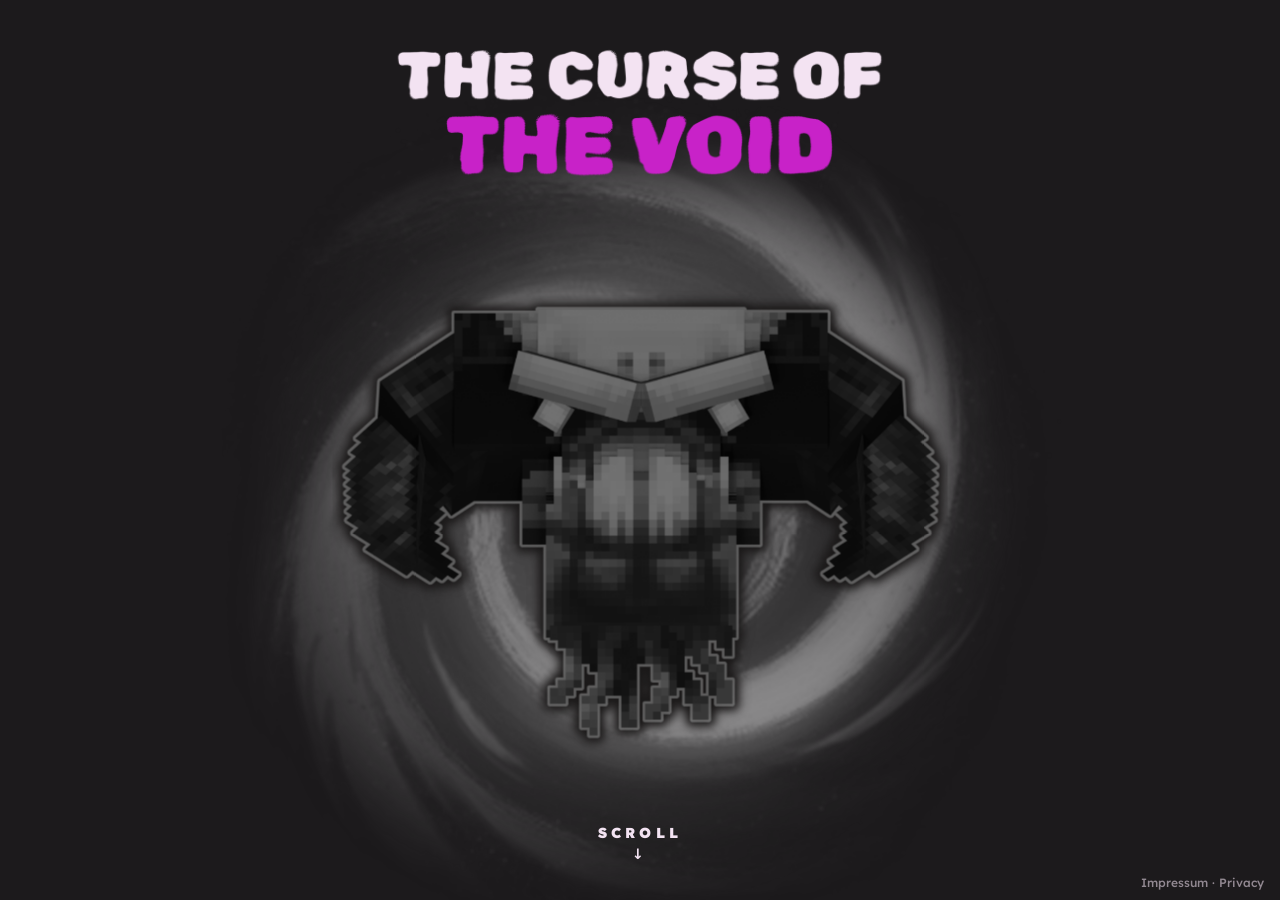
<file: index.html>
<!DOCTYPE html>
<html lang="en" class="no-scrollbar">
<head>
  <meta charset="UTF-8">
  <meta name="viewport" content="width=device-width, initial-scale=1.0">
  <title>The Curse of the Void</title>
  <link rel="icon" href="Assets/Images/Icon_Head_Transparent.png">
  <link rel="stylesheet" href="css/style.css?v=9">
</head>
<body>
  <main class="hero">
    <div class="hero__visual">
      <img class="hero__portal" src="Assets/Images/Icon_Void_Portal.png" alt="">
      <img class="hero__head" src="Assets/Images/Icon_Head_Transparent.png" alt="The Curse of the Void">
    </div>

    <section class="hero__text">
      <h1 class="hero__title">
        <span class="line-1">The Curse of</span>
        <span class="line-2">The Void</span>
      </h1>

      <p class="hero__desc">
        A <span class="c-red">hardcore</span> Hytale SMP with your favourite creators.<br>
        <span class="c-red">One</span> life. <span class="c-red">One</span> oportunity.<br>
        <span class="c-magenta">Increasing difficulty</span> every week.<br>
        Will they be worthy to <span class="c-red">survive</span>?
      </p>

      <p class="hero__count" id="alive-count">59/59 ALIVE</p>

      <a class="btn-more" href="players.html">SEE MORE <span aria-hidden="true">&rarr;</span></a>
    </section>

    <button class="hero__hint" type="button" aria-label="Show more"><span>SCROLL</span><span aria-hidden="true">&darr;</span></button>
  </main>

  <nav class="legal-link" aria-label="Legal"><a href="https://impressum.kaupenjoe.net/" target="_blank" rel="noopener">Impressum</a> · <a href="legal.html">Privacy</a></nav>

  <script src="js/home.js"></script>

  <script>
    // Update the alive counter from players.json (when it can be loaded)
    fetch("players.json", { cache: "no-cache" })
      .then(function (r) { return r.json(); })
      .then(function (players) {
        var alive = players.filter(function (p) { return !p.dead; }).length;
        document.getElementById("alive-count").textContent = alive + "/" + players.length + " ALIVE";
      })
      .catch(function () { /* keep the default text */ });
  </script>
</body>
</html>
</file>
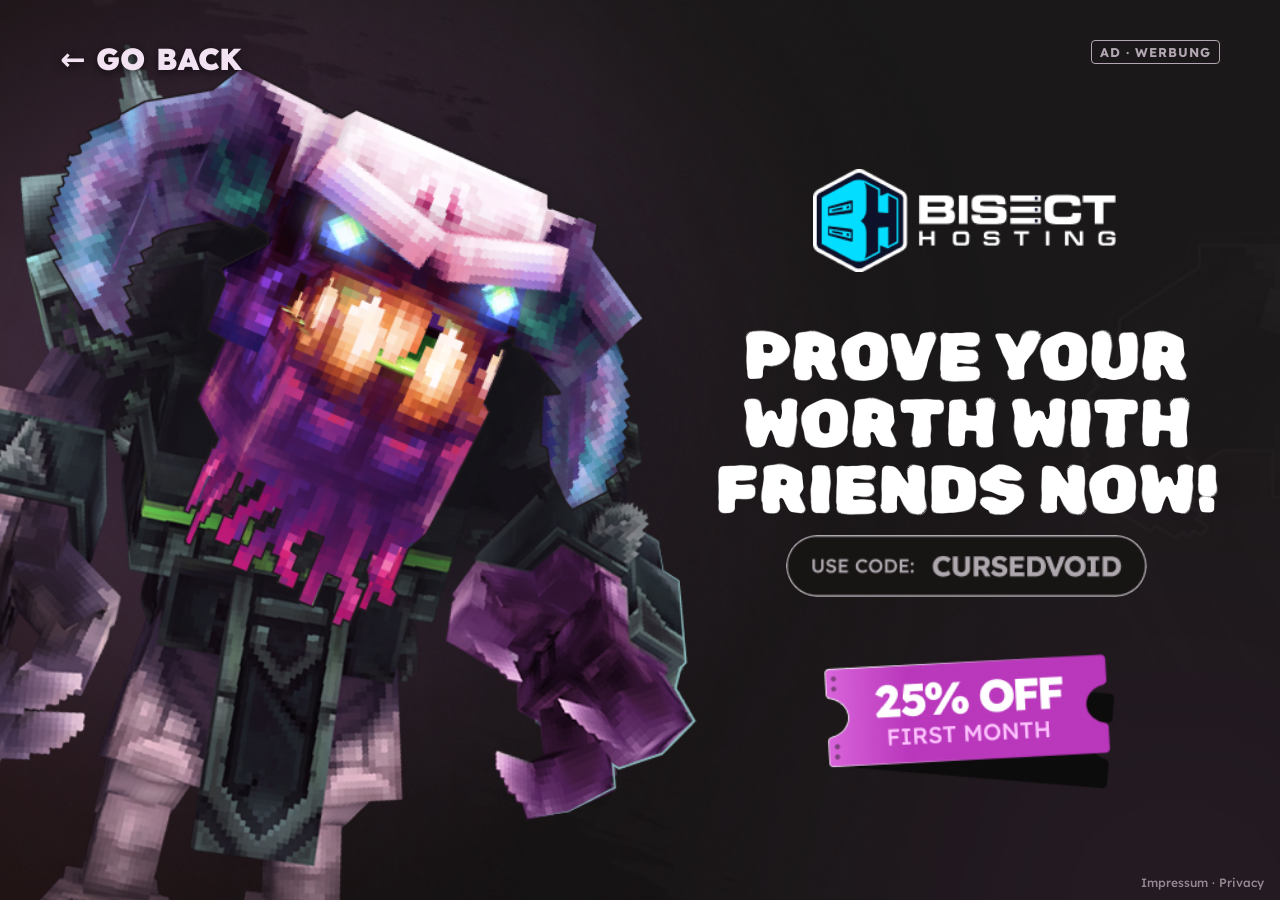
<file: bisect.html>
<!DOCTYPE html>
<html lang="en" class="no-scrollbar">
<head>
  <meta charset="UTF-8">
  <meta name="viewport" content="width=device-width, initial-scale=1.0">
  <title>Play · The Curse of the Void</title>
  <link rel="icon" href="Assets/Images/Icon_Head_Transparent.png">
  <link rel="stylesheet" href="css/style.css?v=9">
</head>
<body>
  <a class="back" id="back" href="index.html">&larr; GO BACK</a>
  <span class="disclosure disclosure--corner">Ad · Werbung</span>
  <nav class="legal-link" aria-label="Legal"><a href="https://impressum.kaupenjoe.net/" target="_blank" rel="noopener">Impressum</a> · <a href="legal.html">Privacy</a></nav>

  <main>
    <a class="banner" id="banner" href="https://bisecthosting.com/CursedVoid" target="_blank" rel="noopener"
       aria-label="Get 25% off your first month on BisectHosting with code CursedVoid">
      <div class="banner__stage">
        <img class="banner__character" src="Assets/Bisect/character.png" alt="">
        <div class="banner__content">
          <img class="banner__logo" src="Assets/Bisect/bisect_logo.png" alt="BisectHosting">
          <p class="banner__title">Prove your<br>worth with<br>friends now!</p>
          <img class="banner__code" src="Assets/Bisect/code.png" alt="Use code: CursedVoid">
          <img class="banner__ticket" src="Assets/Bisect/discount_ticket.png" alt="25% off first month">
        </div>
      </div>
    </a>
  </main>

  <script>
    // Go back to the previous page of this site; otherwise follow the link home
    document.getElementById("back").addEventListener("click", function (e) {
      var fromSite = document.referrer && document.referrer.indexOf(location.origin) === 0;
      if (fromSite && history.length > 1) {
        e.preventDefault();
        history.back();
      }
    });

    // Light parallax: the character and the text move opposite to the cursor
    var banner = document.getElementById("banner");
    banner.addEventListener("mousemove", function (e) {
      var r = banner.getBoundingClientRect();
      banner.style.setProperty("--mx", ((e.clientX - r.left) / r.width - .5) * 2);
      banner.style.setProperty("--my", ((e.clientY - r.top) / r.height - .5) * 2);
    });
    banner.addEventListener("mouseleave", function () {
      banner.style.setProperty("--mx", 0);
      banner.style.setProperty("--my", 0);
    });

    // Ticket and code animations: on hover and at random moments
    var reduceMotion = window.matchMedia("(prefers-reduced-motion: reduce)").matches;
    var animated = [
      document.querySelector(".banner__ticket"),
      document.querySelector(".banner__code")
    ];

    function play(el) {
      if (reduceMotion || el.classList.contains("is-playing")) return;
      el.classList.add("is-playing");
    }

    animated.forEach(function (el) {
      el.addEventListener("mouseenter", function () { play(el); });
      el.addEventListener("animationend", function () { el.classList.remove("is-playing"); });
    });

    // Every 2.5-6 seconds one of them (at random) plays its animation
    (function randomLoop() {
      setTimeout(function () {
        play(animated[Math.floor(Math.random() * animated.length)]);
        randomLoop();
      }, 2500 + Math.random() * 3500);
    })();
  </script>
</body>
</html>
</file>
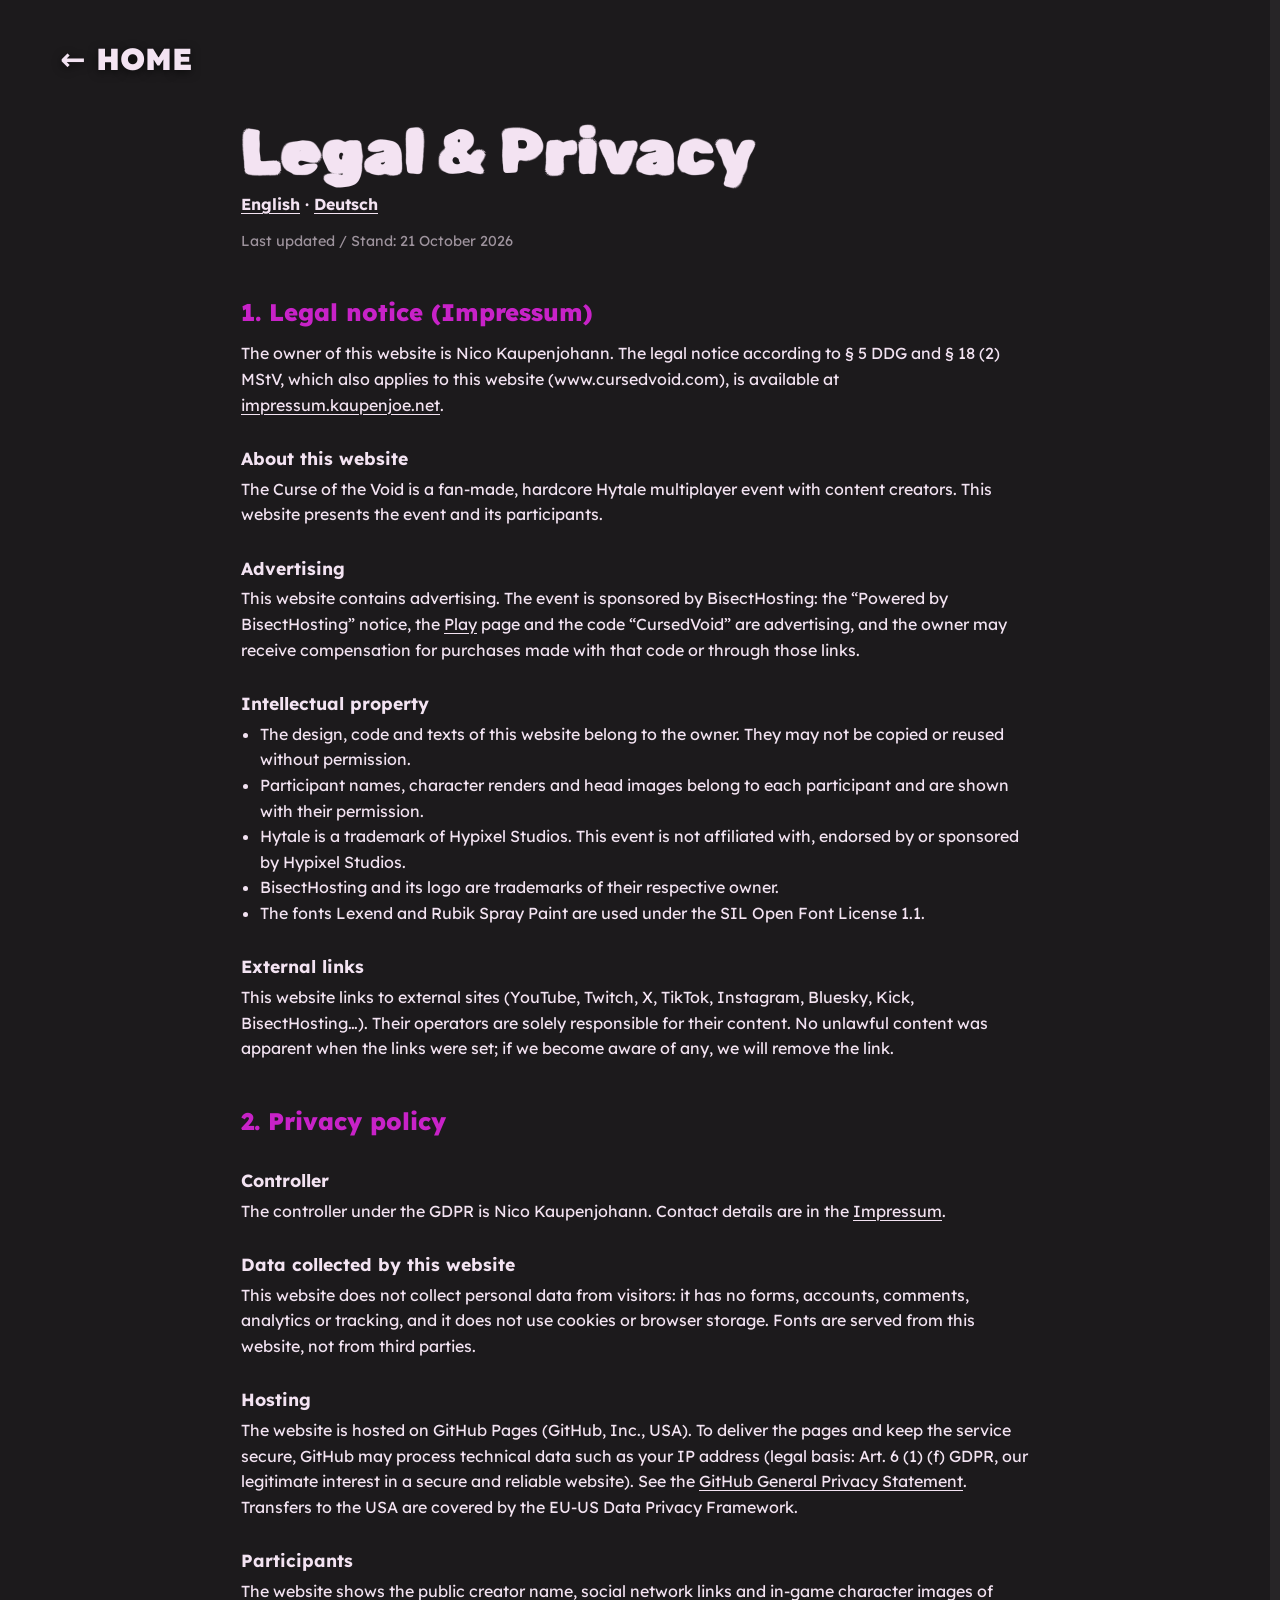
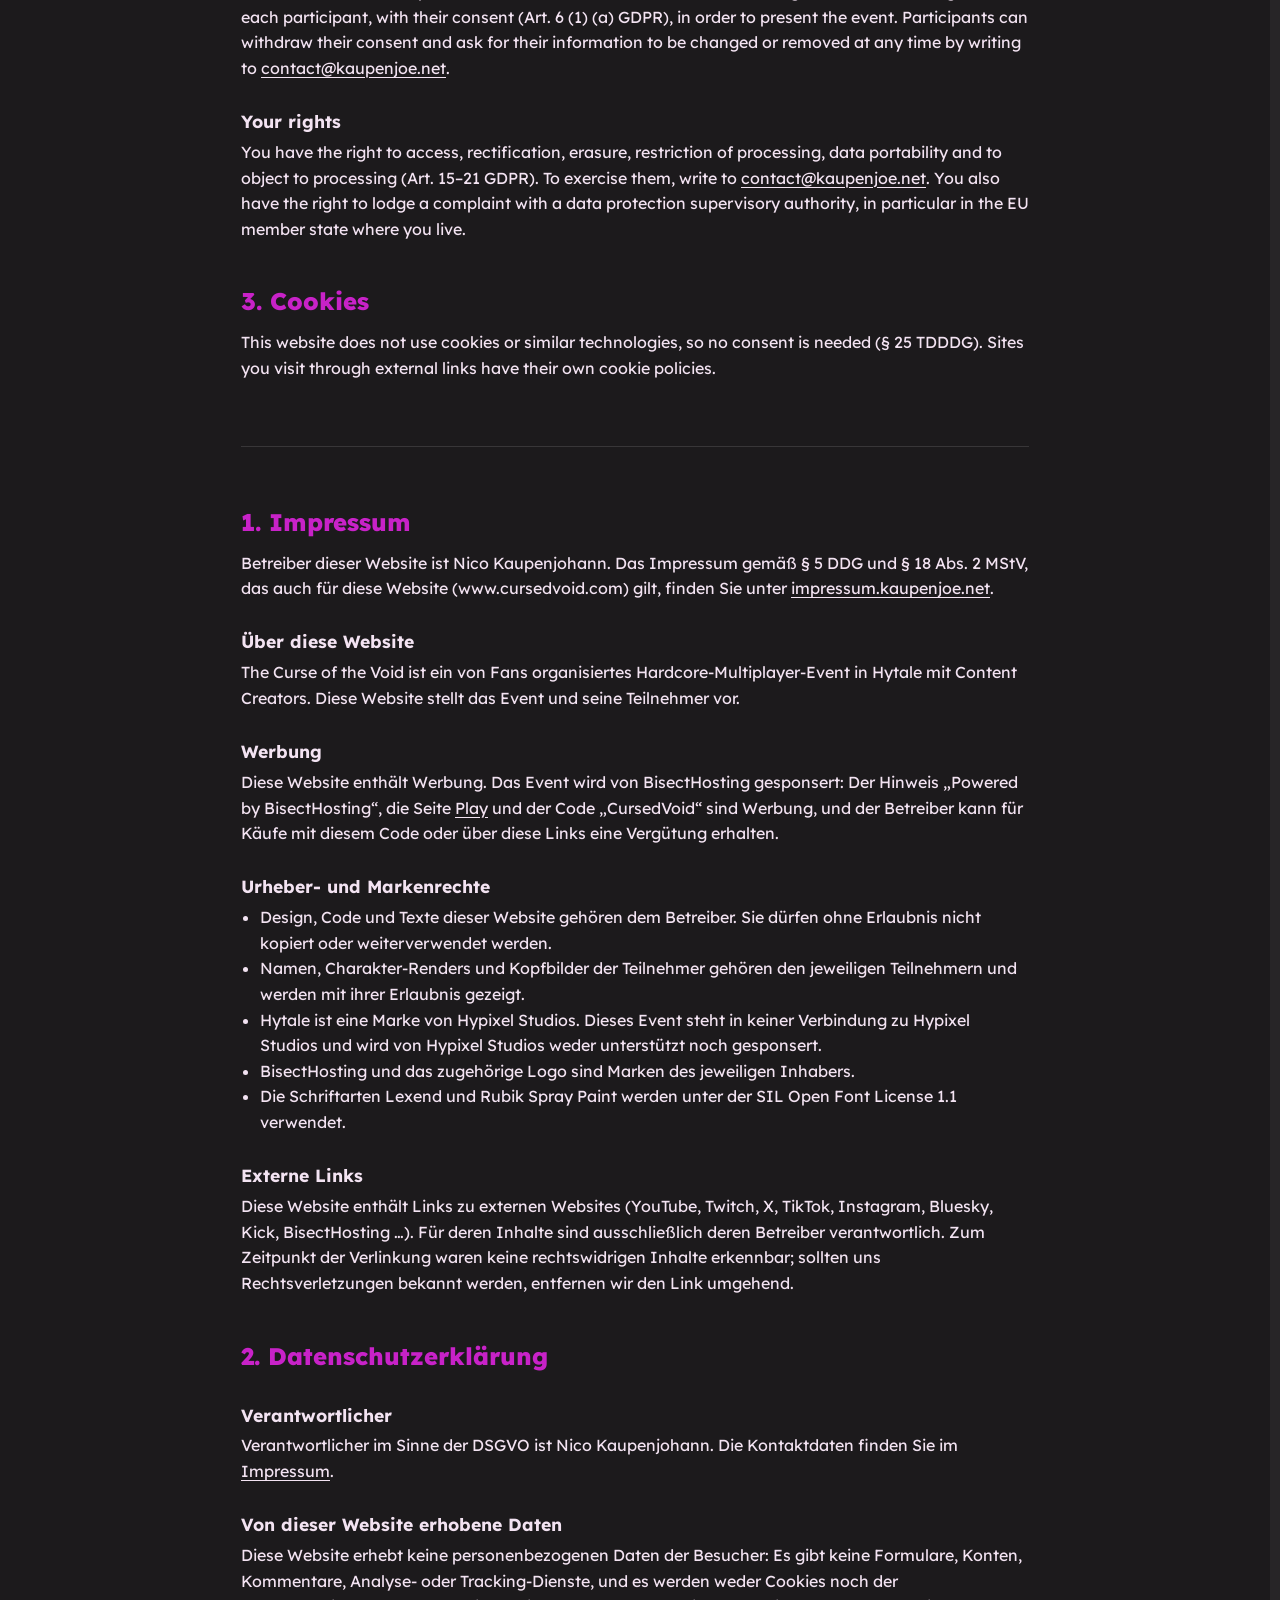
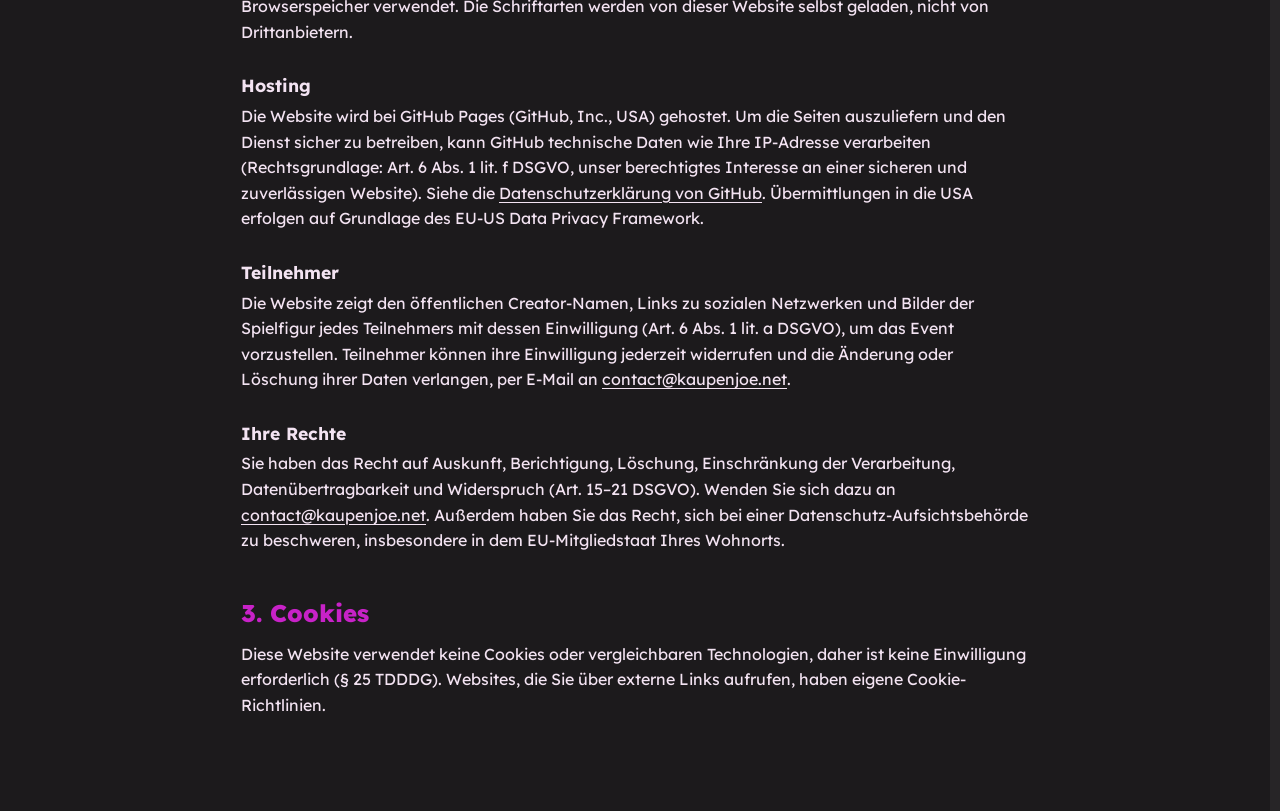
<file: legal.html>
<!DOCTYPE html>
<html lang="en">
<head>
  <meta charset="UTF-8">
  <meta name="viewport" content="width=device-width, initial-scale=1.0">
  <title>Legal &amp; Privacy · The Curse of the Void</title>
  <meta name="robots" content="noindex">
  <link rel="icon" href="Assets/Images/Icon_Head_Transparent.png">
  <link rel="stylesheet" href="css/style.css?v=9">
</head>
<body class="legal-page">
  <a class="back" href="index.html">&larr; HOME</a>

  <main class="legal">
    <h1>Legal &amp; Privacy</h1>
    <p class="legal__langs"><a href="#en">English</a> · <a href="#de">Deutsch</a></p>
    <p class="legal__updated">Last updated / Stand: 21 October 2026</p>

    <!-- =================================================== ENGLISH -->
    <section id="en">
      <h2>1. Legal notice (Impressum)</h2>
      <p>The owner of this website is Nico Kaupenjohann. The legal notice according to § 5 DDG and § 18 (2) MStV, which also applies to this website (www.cursedvoid.com), is available at <a href="https://impressum.kaupenjoe.net/" target="_blank" rel="noopener">impressum.kaupenjoe.net</a>.</p>

      <h3>About this website</h3>
      <p>The Curse of the Void is a fan-made, hardcore Hytale multiplayer event with content creators. This website presents the event and its participants.</p>

      <h3>Advertising</h3>
      <p>This website contains advertising. The event is sponsored by BisectHosting: the “Powered by BisectHosting” notice, the <a href="bisect.html">Play</a> page and the code “CursedVoid” are advertising, and the owner may receive compensation for purchases made with that code or through those links.</p>

      <h3>Intellectual property</h3>
      <ul>
        <li>The design, code and texts of this website belong to the owner. They may not be copied or reused without permission.</li>
        <li>Participant names, character renders and head images belong to each participant and are shown with their permission.</li>
        <li>Hytale is a trademark of Hypixel Studios. This event is not affiliated with, endorsed by or sponsored by Hypixel Studios.</li>
        <li>BisectHosting and its logo are trademarks of their respective owner.</li>
        <li>The fonts Lexend and Rubik Spray Paint are used under the SIL Open Font License 1.1.</li>
      </ul>

      <h3>External links</h3>
      <p>This website links to external sites (YouTube, Twitch, X, TikTok, Instagram, Bluesky, Kick, BisectHosting…). Their operators are solely responsible for their content. No unlawful content was apparent when the links were set; if we become aware of any, we will remove the link.</p>

      <h2>2. Privacy policy</h2>
      <h3>Controller</h3>
      <p>The controller under the GDPR is Nico Kaupenjohann. Contact details are in the <a href="https://impressum.kaupenjoe.net/" target="_blank" rel="noopener">Impressum</a>.</p>

      <h3>Data collected by this website</h3>
      <p>This website does not collect personal data from visitors: it has no forms, accounts, comments, analytics or tracking, and it does not use cookies or browser storage. Fonts are served from this website, not from third parties.</p>

      <h3>Hosting</h3>
      <p>The website is hosted on GitHub Pages (GitHub, Inc., USA). To deliver the pages and keep the service secure, GitHub may process technical data such as your IP address (legal basis: Art. 6 (1) (f) GDPR, our legitimate interest in a secure and reliable website). See the <a href="https://docs.github.com/en/site-policy/privacy-policies/github-general-privacy-statement" target="_blank" rel="noopener">GitHub General Privacy Statement</a>. Transfers to the USA are covered by the EU-US Data Privacy Framework.</p>

      <h3>Participants</h3>
      <p>The website shows the public creator name, social network links and in-game character images of each participant, with their consent (Art. 6 (1) (a) GDPR), in order to present the event. Participants can withdraw their consent and ask for their information to be changed or removed at any time by writing to <a href="mailto:contact@kaupenjoe.net">contact@kaupenjoe.net</a>.</p>

      <h3>Your rights</h3>
      <p>You have the right to access, rectification, erasure, restriction of processing, data portability and to object to processing (Art. 15–21 GDPR). To exercise them, write to <a href="mailto:contact@kaupenjoe.net">contact@kaupenjoe.net</a>. You also have the right to lodge a complaint with a data protection supervisory authority, in particular in the EU member state where you live.</p>

      <h2>3. Cookies</h2>
      <p>This website does not use cookies or similar technologies, so no consent is needed (§ 25 TDDDG). Sites you visit through external links have their own cookie policies.</p>
    </section>

    <!-- =================================================== DEUTSCH -->
    <section id="de" lang="de">
      <h2>1. Impressum</h2>
      <p>Betreiber dieser Website ist Nico Kaupenjohann. Das Impressum gemäß § 5 DDG und § 18 Abs. 2 MStV, das auch für diese Website (www.cursedvoid.com) gilt, finden Sie unter <a href="https://impressum.kaupenjoe.net/" target="_blank" rel="noopener">impressum.kaupenjoe.net</a>.</p>

      <h3>Über diese Website</h3>
      <p>The Curse of the Void ist ein von Fans organisiertes Hardcore-Multiplayer-Event in Hytale mit Content Creators. Diese Website stellt das Event und seine Teilnehmer vor.</p>

      <h3>Werbung</h3>
      <p>Diese Website enthält Werbung. Das Event wird von BisectHosting gesponsert: Der Hinweis „Powered by BisectHosting“, die Seite <a href="bisect.html">Play</a> und der Code „CursedVoid“ sind Werbung, und der Betreiber kann für Käufe mit diesem Code oder über diese Links eine Vergütung erhalten.</p>

      <h3>Urheber- und Markenrechte</h3>
      <ul>
        <li>Design, Code und Texte dieser Website gehören dem Betreiber. Sie dürfen ohne Erlaubnis nicht kopiert oder weiterverwendet werden.</li>
        <li>Namen, Charakter-Renders und Kopfbilder der Teilnehmer gehören den jeweiligen Teilnehmern und werden mit ihrer Erlaubnis gezeigt.</li>
        <li>Hytale ist eine Marke von Hypixel Studios. Dieses Event steht in keiner Verbindung zu Hypixel Studios und wird von Hypixel Studios weder unterstützt noch gesponsert.</li>
        <li>BisectHosting und das zugehörige Logo sind Marken des jeweiligen Inhabers.</li>
        <li>Die Schriftarten Lexend und Rubik Spray Paint werden unter der SIL Open Font License 1.1 verwendet.</li>
      </ul>

      <h3>Externe Links</h3>
      <p>Diese Website enthält Links zu externen Websites (YouTube, Twitch, X, TikTok, Instagram, Bluesky, Kick, BisectHosting …). Für deren Inhalte sind ausschließlich deren Betreiber verantwortlich. Zum Zeitpunkt der Verlinkung waren keine rechtswidrigen Inhalte erkennbar; sollten uns Rechtsverletzungen bekannt werden, entfernen wir den Link umgehend.</p>

      <h2>2. Datenschutzerklärung</h2>
      <h3>Verantwortlicher</h3>
      <p>Verantwortlicher im Sinne der DSGVO ist Nico Kaupenjohann. Die Kontaktdaten finden Sie im <a href="https://impressum.kaupenjoe.net/" target="_blank" rel="noopener">Impressum</a>.</p>

      <h3>Von dieser Website erhobene Daten</h3>
      <p>Diese Website erhebt keine personenbezogenen Daten der Besucher: Es gibt keine Formulare, Konten, Kommentare, Analyse- oder Tracking-Dienste, und es werden weder Cookies noch der Browserspeicher verwendet. Die Schriftarten werden von dieser Website selbst geladen, nicht von Drittanbietern.</p>

      <h3>Hosting</h3>
      <p>Die Website wird bei GitHub Pages (GitHub, Inc., USA) gehostet. Um die Seiten auszuliefern und den Dienst sicher zu betreiben, kann GitHub technische Daten wie Ihre IP-Adresse verarbeiten (Rechtsgrundlage: Art. 6 Abs. 1 lit. f DSGVO, unser berechtigtes Interesse an einer sicheren und zuverlässigen Website). Siehe die <a href="https://docs.github.com/en/site-policy/privacy-policies/github-general-privacy-statement" target="_blank" rel="noopener">Datenschutzerklärung von GitHub</a>. Übermittlungen in die USA erfolgen auf Grundlage des EU-US Data Privacy Framework.</p>

      <h3>Teilnehmer</h3>
      <p>Die Website zeigt den öffentlichen Creator-Namen, Links zu sozialen Netzwerken und Bilder der Spielfigur jedes Teilnehmers mit dessen Einwilligung (Art. 6 Abs. 1 lit. a DSGVO), um das Event vorzustellen. Teilnehmer können ihre Einwilligung jederzeit widerrufen und die Änderung oder Löschung ihrer Daten verlangen, per E-Mail an <a href="mailto:contact@kaupenjoe.net">contact@kaupenjoe.net</a>.</p>

      <h3>Ihre Rechte</h3>
      <p>Sie haben das Recht auf Auskunft, Berichtigung, Löschung, Einschränkung der Verarbeitung, Datenübertragbarkeit und Widerspruch (Art. 15–21 DSGVO). Wenden Sie sich dazu an <a href="mailto:contact@kaupenjoe.net">contact@kaupenjoe.net</a>. Außerdem haben Sie das Recht, sich bei einer Datenschutz-Aufsichtsbehörde zu beschweren, insbesondere in dem EU-Mitgliedstaat Ihres Wohnorts.</p>

      <h2>3. Cookies</h2>
      <p>Diese Website verwendet keine Cookies oder vergleichbaren Technologien, daher ist keine Einwilligung erforderlich (§ 25 TDDDG). Websites, die Sie über externe Links aufrufen, haben eigene Cookie-Richtlinien.</p>
    </section>
  </main>
</body>
</html>
</file>
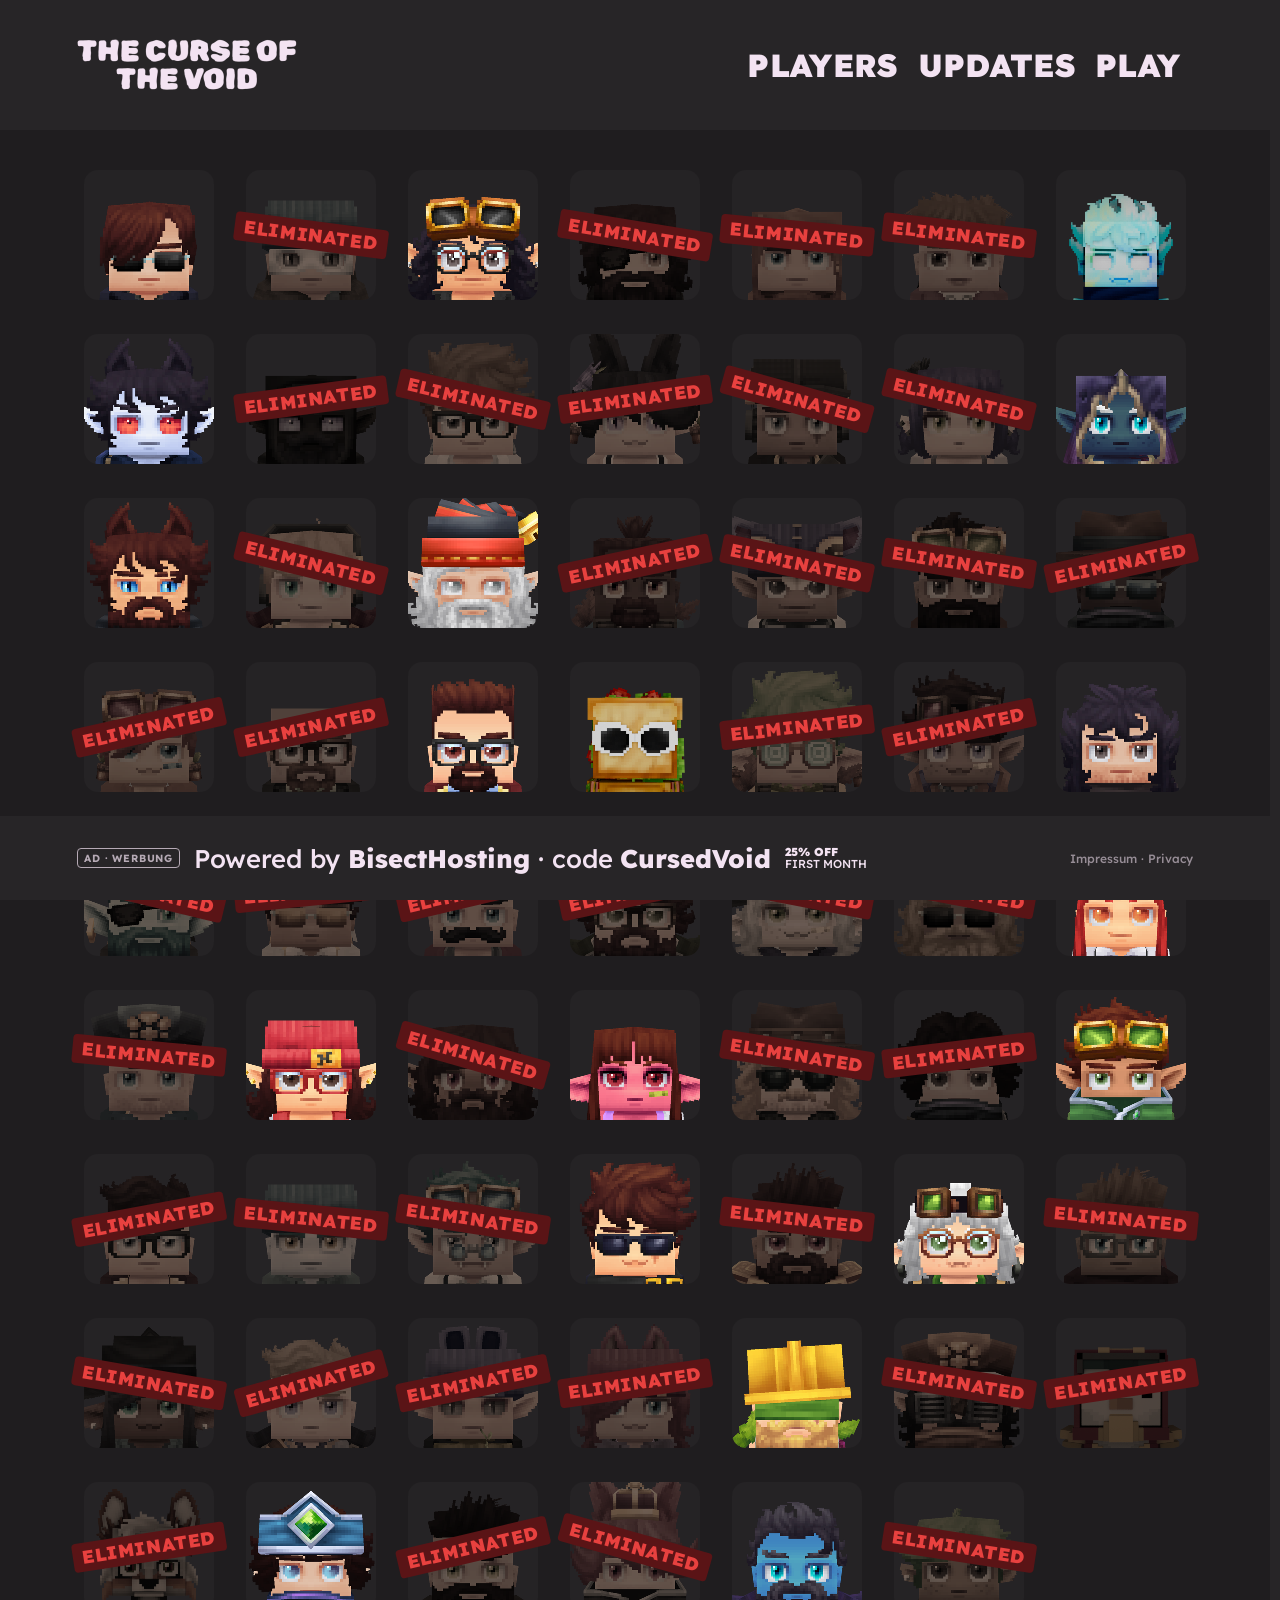
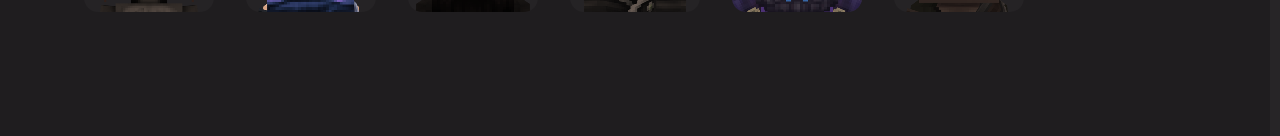
<file: players.html>
<!DOCTYPE html>
<html lang="en">
<head>
  <meta charset="UTF-8">
  <meta name="viewport" content="width=device-width, initial-scale=1.0">
  <title>Players · The Curse of the Void</title>
  <link rel="icon" href="Assets/Images/Icon_Head_Transparent.png">
  <link rel="stylesheet" href="css/style.css?v=9">
</head>
<body>
  <div class="page">
    <header class="site-header">
      <a class="logo" href="index.html">
        <span class="logo-line">The Curse of</span>
        <span class="logo-line">the Void</span>
      </a>
      <nav class="nav">
        <a href="players.html" class="is-active">PLAYERS</a>
        <a href="updates.html">UPDATES</a>
        <a href="bisect.html">PLAY</a>
      </nav>
    </header>

    <main class="players" id="players"></main>

    <footer class="site-footer">
      <a href="bisect.html">
        <span class="disclosure">Ad · Werbung</span>
        Powered by <b>BisectHosting</b> · code <b>CursedVoid</b>
        <span class="promo"><b>25% OFF</b><span>FIRST MONTH</span></span>
      </a>
      <nav class="legal-link" aria-label="Legal"><a href="https://impressum.kaupenjoe.net/" target="_blank" rel="noopener">Impressum</a> · <a href="legal.html">Privacy</a></nav>
    </footer>
  </div>

  <!-- Player Specific Page (overlay, same page) -->
  <div class="overlay" id="overlay" aria-hidden="true">
    <div class="overlay__backdrop"></div>

    <div class="overlay__left">
      <div class="overlay__figure" id="ov-figure">
        <img id="ov-image" alt="">
        <span class="overlay__stamp">ELIMINATED</span>
      </div>
    </div>

    <div class="overlay__right">
      <h2 class="overlay__name" id="ov-name"></h2>
      <ul class="socials" id="ov-socials"></ul>
      <a class="death" id="ov-death" target="_blank" rel="noopener" hidden>
        <span class="death__text" id="ov-death-text"></span>
        <span class="death__link" id="ov-death-link"></span>
      </a>
    </div>

    <button class="overlay__close" type="button" aria-label="Close">&times;</button>
  </div>

  <script src="js/players.js?v=7"></script>
</body>
</html>
</file>
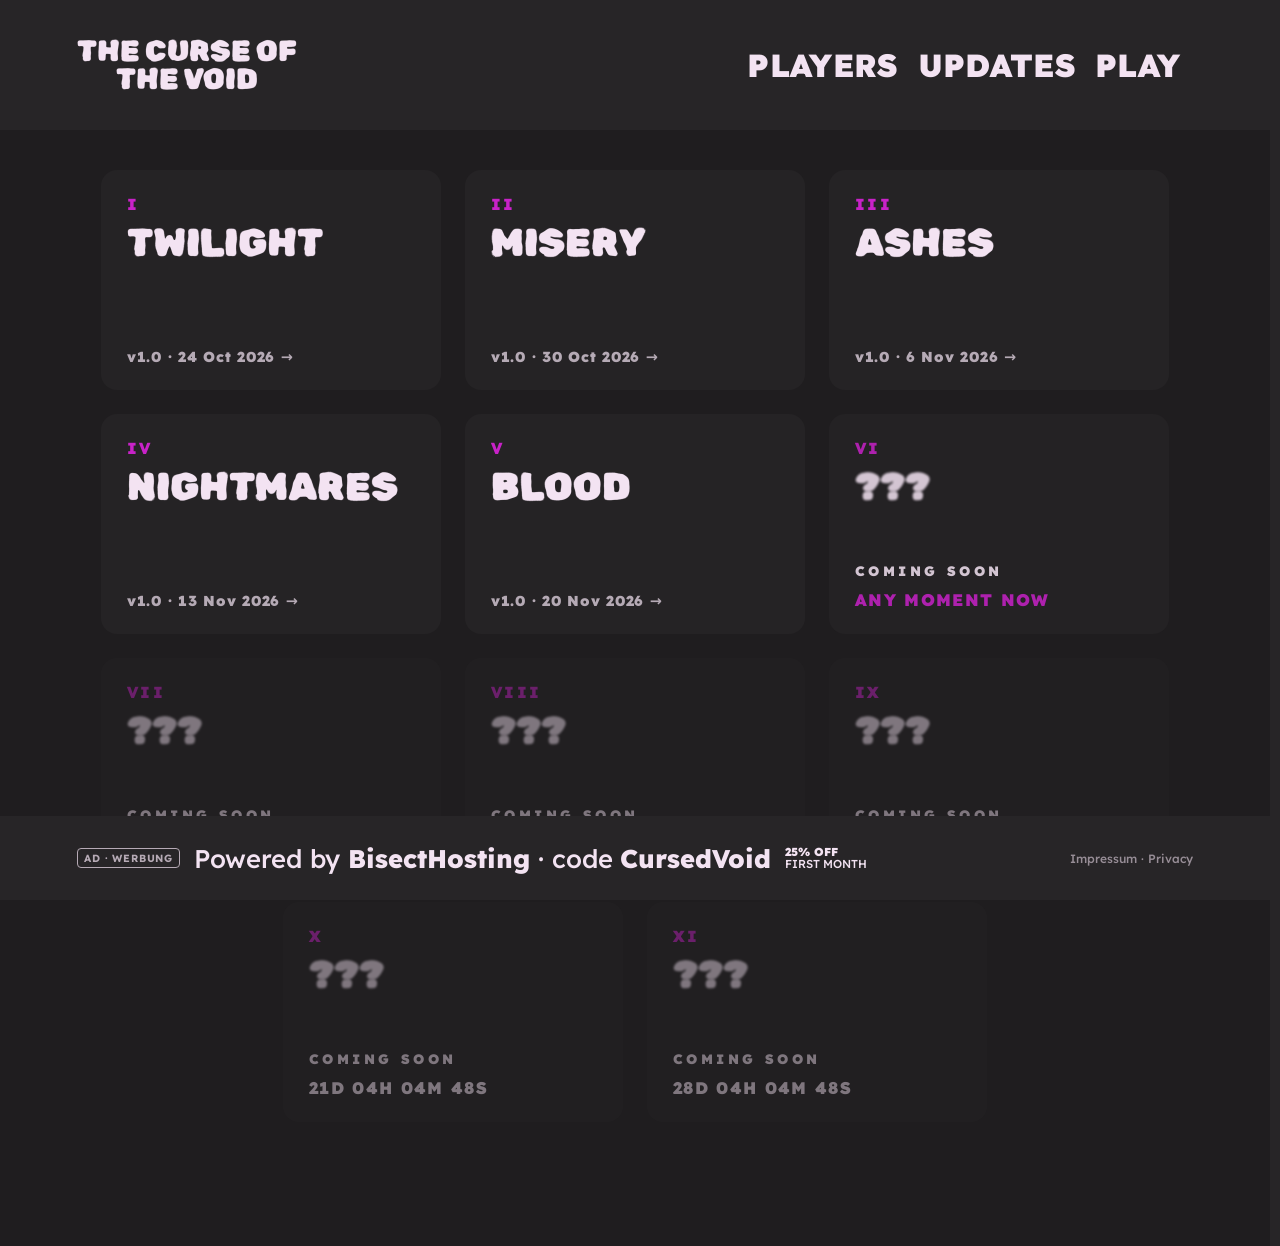
<file: updates.html>
<!DOCTYPE html>
<html lang="en">
<head>
  <meta charset="UTF-8">
  <meta name="viewport" content="width=device-width, initial-scale=1.0">
  <title>Updates · The Curse of the Void</title>
  <link rel="icon" href="Assets/Images/Icon_Head_Transparent.png">
  <link rel="stylesheet" href="css/style.css?v=9">
</head>
<body>
  <div class="page">
    <header class="site-header">
      <a class="logo" href="index.html">
        <span class="logo-line">The Curse of</span>
        <span class="logo-line">the Void</span>
      </a>
      <nav class="nav">
        <a href="players.html">PLAYERS</a>
        <a href="updates.html" class="is-active">UPDATES</a>
        <a href="bisect.html">PLAY</a>
      </nav>
    </header>

    <main class="curses" id="curses"></main>

    <footer class="site-footer">
      <a href="bisect.html">
        <span class="disclosure">Ad · Werbung</span>
        Powered by <b>BisectHosting</b> · code <b>CursedVoid</b>
        <span class="promo"><b>25% OFF</b><span>FIRST MONTH</span></span>
      </a>
      <nav class="legal-link" aria-label="Legal"><a href="https://impressum.kaupenjoe.net/" target="_blank" rel="noopener">Impressum</a> · <a href="legal.html">Privacy</a></nav>
    </footer>
  </div>

  <!-- Changelog of one curse (opens over the page) -->
  <div class="changelog" id="changelog" aria-hidden="true">
    <div class="changelog__backdrop"></div>
    <section class="changelog__panel" role="dialog" aria-modal="true" aria-labelledby="cl-name">
      <button class="changelog__close" type="button" aria-label="Close">&times;</button>
      <p class="changelog__numeral" id="cl-numeral"></p>
      <h2 class="changelog__name" id="cl-name"></h2>
      <p class="changelog__date" id="cl-date"></p>
      <p class="changelog__summary" id="cl-summary"></p>
      <div id="cl-body"></div>
    </section>
  </div>

  <script src="js/updates.js?v=8"></script>
</body>
</html>
</file>
<file: css/style.css>
/* ---------- Fonts ---------- */
@font-face {
  font-family: "Rubik Spray Paint";
  src: url("../Assets/Fonts/RubikSprayPaint-Regular.ttf") format("truetype");
  font-display: swap;
}
@font-face {
  font-family: "Lexend";
  src: url("../Assets/Fonts/Lexend-VariableFont_wght.ttf") format("truetype");
  font-weight: 100 900;
  font-display: swap;
}

/* ---------- Variables ---------- */
:root {
  --bg: #1c1a1c;
  --bg-page: #1f1d1f;
  --bar: #272527;
  --scroll-thumb: #8f6f8f;
  --scroll-thumb-hover: #c822c8;
  --tile: #252325;
  --text: #f3e3f2;
  --magenta: #c822c8;
  --red: #e8413f;
  --red-dark: #5a1416;
  --live: #e3121b;
  --header-h: 130px;
  --footer-h: 84px;
}

*,
*::before,
*::after { box-sizing: border-box; }

html, body { margin: 0; padding: 0; }

/* ---------- Scrollbar ----------
   The gutter is always reserved, so the layout never shifts when the
   scrollbar appears or when scrolling is locked by the player overlay.
   The root background matches the track, so a locked gutter looks the same. */
html {
  scrollbar-gutter: stable;
  scrollbar-width: thin;
  scrollbar-color: var(--scroll-thumb) var(--bar);
  background: var(--bar);
}

/* Safari / older WebKit (Chromium uses the standard properties above) */
::-webkit-scrollbar { width: 12px; height: 12px; }
::-webkit-scrollbar-track { background: var(--bar); }
::-webkit-scrollbar-thumb {
  background: var(--scroll-thumb);
  border: 3px solid var(--bar);
  border-radius: 999px;
}
::-webkit-scrollbar-thumb:hover { background: var(--scroll-thumb-hover); }

/* Full-screen pages (Bisect banner): no scrollbar and no reserved gutter */
html.no-scrollbar { scrollbar-gutter: auto; scrollbar-width: none; overflow: hidden; }
html.no-scrollbar::-webkit-scrollbar { display: none; }

body {
  background: var(--bg);
  color: var(--text);
  font-family: "Lexend", system-ui, sans-serif;
  font-weight: 900;
  -webkit-font-smoothing: antialiased;
}

a { color: inherit; text-decoration: none; }
img { display: block; max-width: 100%; }

.c-red { color: var(--red); }
.c-magenta { color: var(--magenta); }

/* =========================================================
   MAIN PAGE
   ========================================================= */
/* The home page always fits the screen (no scroll) */
.hero {
  height: 100vh;
  height: 100dvh;
  display: grid;
  grid-template-columns: 1fr 1fr;
  align-items: center;
  gap: 2rem;
  padding: 2rem 4vw;
  overflow: hidden;
  position: relative;
}

/* Intro -> layout transition is driven by js/home.js, which moves these
   elements with transforms (top-left origin) between the centered intro and
   the two-column layout below. */
.hero__visual,
.hero__title { transform-origin: 0 0; will-change: transform; }
.hero__desc,
.hero__count,
.btn-more { will-change: transform, opacity; }

/* Spinning void portal with the floating skull on top */
.hero__visual {
  position: relative;
  justify-self: center;
  width: min(112%, 1020px, calc(100dvh - 4rem));
  aspect-ratio: 1;
}
.hero__visual img { position: absolute; max-width: none; }

.hero__portal {
  inset: -6%;
  width: 112%;
  opacity: .5;
  /* Fade the square edges of the artwork so the rotation looks round */
  -webkit-mask-image: radial-gradient(circle, #000 38%, transparent 68%);
  mask-image: radial-gradient(circle, #000 38%, transparent 68%);
  /* Opens spinning fast, then keeps a slow constant spin */
  animation: portal-in 2s cubic-bezier(.15, .6, .25, 1) both, spin 40s linear infinite;
}

.hero__head {
  left: 14%;
  top: 14%;
  width: 72%;
  /* Comes out of the portal, then floats */
  animation: head-in 1.2s cubic-bezier(.2, .8, .3, 1) .9s both, float 7s ease-in-out infinite;
}

@keyframes spin { to { transform: rotate(360deg); } }

/* Intro animations use the individual rotate/scale/translate properties so
   they stack with the spin, float and scroll transforms */
@keyframes portal-in {
  from { opacity: 0; scale: .2; rotate: -1080deg; }
}
@keyframes head-in {
  from { opacity: 0; scale: .1; filter: blur(10px) brightness(2.5); }
}
@keyframes title-in {
  from { opacity: 0; translate: 0 -60vh; }
}

.hero__title { animation: title-in 1s cubic-bezier(.2, .8, .2, 1) 1.9s both; }

/* "Scroll" hint shown on the intro screen */
.hero__hint {
  position: absolute;
  left: 50%;
  bottom: 3dvh;
  translate: -50% 0;
  display: flex;
  flex-direction: column;
  align-items: center;
  gap: .2rem;
  padding: .6rem 1rem;
  border: 0;
  border-radius: 999px;
  background: none;
  color: var(--text);
  font: inherit;
  font-size: .9rem;
  letter-spacing: .3em;
  cursor: pointer;
  animation: hint-in .8s ease 2.8s both;
  transition: color .2s;
}
/* It also works as a button for anyone who can't scroll: on hover it turns
   magenta and the word bounces too */
.hero__hint:hover,
.hero__hint:focus-visible { color: var(--magenta); outline: none; }
.hero__hint:hover span:first-child,
.hero__hint:focus-visible span:first-child { animation: bounce 1.6s ease-in-out infinite; }
.hero__hint span:last-child { animation: bounce 1.6s ease-in-out infinite; }
@keyframes hint-in { from { opacity: 0; } }
@keyframes bounce { 50% { translate: 0 6px; } }

.hero__text {
  display: flex;
  flex-direction: column;
  align-items: center;
  text-align: center;
}

.hero__title {
  margin: 0 0 2.5rem;
  font-family: "Rubik Spray Paint", "Lexend", sans-serif;
  font-weight: 400;
  line-height: .95;
  text-transform: uppercase;
}
.hero__title span { display: block; }
.hero__title .line-1 { font-size: clamp(2.4rem, 5.2vw, 6.2rem); }
.hero__title .line-2 { font-size: clamp(3rem, 6.4vw, 7.6rem); color: var(--magenta); }

.hero__desc {
  margin: 0 0 3rem;
  max-width: 36ch;
  text-align: left;
  font-size: clamp(1rem, 1.9vw, 2.2rem);
  line-height: 1.35;
}

.hero__count {
  margin: 0 0 2.5rem;
  font-size: clamp(2.5rem, 5.5vw, 6.5rem);
  line-height: 1;
}

.btn-more {
  display: inline-flex;
  align-items: center;
  gap: .6em;
  font-size: clamp(1rem, 1.8vw, 2.1rem);
  letter-spacing: .03em;
  transition: color .2s, gap .2s;
}
.btn-more:hover { color: var(--magenta); gap: 1em; }

@keyframes float {
  0%, 100% { transform: translateY(0); }
  50% { transform: translateY(-14px); }
}

/* =========================================================
   HEADER / FOOTER (Player Page)
   ========================================================= */
.site-header {
  position: sticky;
  top: 0;
  z-index: 10;
  height: var(--header-h);
  background: var(--bar);
  display: flex;
  align-items: center;
  justify-content: space-between;
  padding: 0 7vw 0 6vw;
}

.logo {
  font-family: "Rubik Spray Paint", "Lexend", sans-serif;
  font-weight: 400;
  font-size: clamp(1.4rem, 2.3vw, 2.8rem);
  line-height: .95;
  text-transform: uppercase;
  text-align: center;
}
.logo span { display: block; white-space: nowrap; }

/* Hovering anywhere on the logo turns "the Void" magenta, like the home title */
.logo-line { transition: color .2s; }
.logo:hover .logo-line,
.logo:focus-visible .logo-line { color: var(--magenta); }
.logo:focus-visible { outline: none; }

.nav { display: flex; gap: 1.5vw; }
.nav a {
  font-size: clamp(1.4rem, 2.5vw, 3rem);
  letter-spacing: .01em;
  transition: color .2s;
}
.nav a:hover,
.nav a.is-active:hover { color: var(--magenta); }

.page { background: var(--bg-page); min-height: 100vh; display: flex; flex-direction: column; }

/* Sticky but still the last element in the flow: at the end of the scroll it
   sits below the last row instead of covering it */
.site-footer {
  position: sticky;
  bottom: 0;
  z-index: 10;
  height: var(--footer-h);
  background: var(--bar);
  display: flex;
  align-items: center;
  padding: 0 6vw;
  font-size: clamp(1.1rem, 2vw, 2.4rem);
  font-weight: 500;
}
.site-footer a { display: inline-flex; align-items: center; gap: .3em; white-space: nowrap; }
.site-footer b { font-weight: 800; }
.site-footer .promo {
  display: inline-flex;
  flex-direction: column;
  margin-left: .5em;
  font-size: .45em;
  line-height: 1.05;
}
.site-footer .promo b { font-weight: 900; }
.site-footer a:hover b { color: var(--magenta); }

/* ---------- Player grid ---------- */
.players {
  flex: 1;
  display: grid;
  grid-template-columns: repeat(auto-fill, 130px);
  justify-content: center;
  gap: 34px 32px;
  padding: 40px 6vw;
}

.tile {
  position: relative;
  width: 130px;
  height: 130px;
  border-radius: 14px;
  background: var(--tile);
  border: 0;
  padding: 0;
  font: inherit;
  color: inherit;
  overflow: visible;
}

.tile--player { cursor: pointer; transition: transform .2s; }
.tile--player:hover,
.tile--player:focus-visible { transform: translateY(-4px) scale(1.04); outline: none; z-index: 2; }

/* Player name shown on hover / keyboard focus */
.tile--player::after {
  content: attr(data-name);
  position: absolute;
  left: 50%;
  top: calc(100% + 8px);
  transform: translate(-50%, -4px);
  padding: .3em .7em;
  background: var(--bar);
  color: var(--text);
  border-radius: 6px;
  box-shadow: 0 6px 16px rgba(0, 0, 0, .45);
  font-size: 1rem;
  text-transform: uppercase;
  white-space: nowrap;
  opacity: 0;
  pointer-events: none;
  transition: opacity .15s, transform .15s;
}
.tile--player:hover::after,
.tile--player:focus-visible::after { opacity: 1; transform: translate(-50%, 0); }
.tile--player img {
  width: 100%;
  height: 100%;
  object-fit: cover;
  border-radius: 14px;
  image-rendering: pixelated;
}

/* Player streaming right now: red frame around the card + LIVE badge */
.tile--live { box-shadow: 0 0 0 4px var(--live); }
.live-badge {
  position: absolute;
  z-index: 1;
  top: -12px;
  right: -14px;
  display: inline-flex;
  align-items: center;
  gap: .3em;
  padding: .2em .55em;
  border-radius: 999px;
  background: var(--live);
  color: #fff;
  font-size: .95rem;
  letter-spacing: .06em;
  line-height: 1.2;
  box-shadow: 0 3px 10px rgba(0, 0, 0, .45);
  pointer-events: none;
}
.live-badge__icon { display: inline-flex; }
.live-badge__icon svg { width: 1.05em; height: 1.05em; fill: currentColor; }
@media (max-width: 860px) {
  .tile--live { box-shadow: 0 0 0 3px var(--live); }
  .live-badge { top: -10px; right: -10px; font-size: .7rem; }
}

.tile--dead img { filter: grayscale(.4) brightness(.35) sepia(.6) hue-rotate(-20deg); }

.stamp {
  position: absolute;
  left: 50%;
  top: 50%;
  /* --tilt is set per player in js/players.js */
  transform: translate(-50%, -50%) rotate(var(--tilt, -12deg));
  padding: .15em .5em;
  background: var(--red-dark);
  color: var(--red);
  border-radius: 4px;
  font-size: 1.15rem;
  letter-spacing: .04em;
  white-space: nowrap;
  pointer-events: none;
}

.players__msg { grid-column: 1 / -1; text-align: center; font-weight: 500; }

/* =========================================================
   OVERLAY (Player Specific Page)
   ========================================================= */
.overlay {
  position: fixed;
  inset: 0;
  z-index: 100;
  visibility: hidden;
  overflow: hidden;
  transition: visibility 0s linear .6s;
}
.overlay.is-open { visibility: visible; transition-delay: 0s; }

.overlay__backdrop {
  position: absolute;
  inset: 0;
  background: rgba(28, 26, 28, .6);
  backdrop-filter: blur(6px);
  -webkit-backdrop-filter: blur(6px);
  opacity: 0;
  transition: opacity .5s ease-in;
}
.overlay.is-open .overlay__backdrop { opacity: 1; }

/* Left diagonal panel (image + translucent blurred background) */
.overlay__left {
  position: absolute;
  inset: 0 auto 0 0;
  width: 66%;
  transform: translateX(-100%);
  transition: transform .6s ease-in;
}
.overlay__left::before,
.overlay__left::after {
  content: "";
  position: absolute;
  inset: 0;
  backdrop-filter: blur(4px);
  -webkit-backdrop-filter: blur(4px);
}
.overlay__left::before {
  background: rgba(20, 19, 20, .55);
  clip-path: polygon(0 0, 70% 0, 100% 100%, 0 100%);
}
.overlay__left::after {
  background: rgba(14, 13, 14, .55);
  clip-path: polygon(0 0, 49% 0, 87% 100%, 0 100%);
}
.overlay.is-open .overlay__left { transform: translateX(0); }

.overlay__figure {
  position: absolute;
  z-index: 1;
  left: 8%;
  top: calc(var(--header-h) - 10px);
  bottom: 70px;
  width: 60%;
  display: flex;
  align-items: center;
  justify-content: center;
}
.overlay__figure img {
  max-height: 100%;
  max-width: 100%;
  object-fit: contain;
  filter: drop-shadow(0 20px 30px rgba(0, 0, 0, .5));
}
.overlay__figure.is-fallback img { width: 60%; image-rendering: pixelated; }

/* "full-image": true -> the render is designed to be cut by the screen edges,
   so it fills the panel from the left edge, top to bottom */
.overlay__figure.is-full { left: 0; top: 0; bottom: 0; width: 90%; }
.overlay__figure.is-full img {
  width: 100%;
  height: 100%;
  max-width: none;
  max-height: none;
  object-fit: cover;
  object-position: left center;
}
.overlay--dead .overlay__figure img { filter: grayscale(1) brightness(.8); }

.overlay__stamp {
  display: none;
  position: absolute;
  z-index: 2;
  left: 50%;
  top: 50%;
  transform: translate(-50%, -50%) rotate(14deg);
  padding: .2em .9em;
  background: rgba(110, 18, 20, .75);
  color: var(--red);
  border-radius: 8px;
  font-size: clamp(2.5rem, 6vw, 7rem);
  letter-spacing: .06em;
  white-space: nowrap;
}
.overlay--dead .overlay__stamp { display: block; }

/* Right block: name + socials */
.overlay__right {
  position: absolute;
  z-index: 2;
  top: calc(var(--header-h) + 40px);
  right: 6vw;
  width: min(40vw, 760px);
  transform: translateX(calc(100% + 6vw));
  opacity: 0;
  transition: transform .6s ease-in, opacity .6s ease-in;
}
.overlay.is-open .overlay__right { transform: translateX(0); opacity: 1; }

.overlay__name {
  margin: 0 0 2.2rem;
  font-size: clamp(3rem, 6.2vw, 7.5rem);
  line-height: 1;
  text-transform: uppercase;
  white-space: nowrap;
}

.socials { list-style: none; margin: 0; padding: 0 0 0 1.2rem; display: grid; gap: 1.1rem; }
.socials a {
  display: inline-flex;
  align-items: center;
  gap: 1.6rem;
  font-size: clamp(1.6rem, 3.1vw, 3.7rem);
  text-transform: uppercase;
  transition: color .2s;
}
.socials a:hover { color: var(--magenta); }
.socials svg { width: 1.45em; height: 1.45em; flex: none; fill: currentColor; }

.death {
  display: inline-block;
  margin-top: 5.5rem;
  color: var(--red);
  transition: transform .2s;
}
.death[hidden] { display: none; }
.death__text { display: block; font-size: clamp(2rem, 3.3vw, 4rem); line-height: 1; text-transform: uppercase; }
.death__link { display: block; margin-top: .4rem; color: var(--text); font-size: clamp(.9rem, 1.2vw, 1.4rem); letter-spacing: .03em; }
.death:hover { transform: translateX(6px); }
.death:hover .death__link { color: var(--red); }
/* No clip: plain text, not a link */
.death--no-clip { cursor: default; }
.death--no-clip:hover { transform: none; }
.death--no-clip .death__link,
.death--no-clip:hover .death__link { color: var(--text); opacity: .6; }

.overlay__close {
  position: absolute;
  z-index: 3;
  top: 24px;
  right: 24px;
  width: 52px;
  height: 52px;
  border: 0;
  border-radius: 50%;
  background: rgba(255, 255, 255, .08);
  color: var(--text);
  font-size: 0;
  cursor: pointer;
  opacity: 0;
  transition: opacity .4s ease-in, background .2s;
}
.overlay.is-open .overlay__close { opacity: 1; }
.overlay__close:hover { background: rgba(255, 255, 255, .18); }

/* The X is drawn with two lines, so it is always centered (the × glyph sat low) */
.overlay__close,
.changelog__close { padding: 0; }
.overlay__close::before,
.overlay__close::after,
.changelog__close::before,
.changelog__close::after {
  content: "";
  position: absolute;
  left: 50%;
  top: 50%;
  width: 40%;
  height: 3px;
  border-radius: 2px;
  background: currentColor;
  translate: -50% -50%;
  rotate: 45deg;
}
.overlay__close::after,
.changelog__close::after { rotate: -45deg; }

body.no-scroll { overflow: hidden; }

/* =========================================================
   BISECT PAGE
   ========================================================= */
.back {
  position: fixed;
  z-index: 5;
  top: 40px;
  left: 60px;
  font-size: 1.9rem;
  text-shadow: 0 2px 10px rgba(0, 0, 0, .6);
  transition: color .2s;
}
.back:hover { color: var(--magenta); }

/* Full-screen banner, rebuilt from separate assets. The background covers the
   whole screen; the stage keeps the 1026x630 composition of the original
   artwork (positions and sizes are percentages of it) and is fitted inside. */
.banner {
  --mx: 0;
  --my: 0;
  position: relative;
  display: grid;
  place-items: center;
  width: 100%;
  height: 100vh;
  height: 100dvh;
  overflow: hidden;
  background: url("../Assets/Bisect/background.png?v=2") center / cover no-repeat;
}
.banner:focus-visible { outline: 3px solid var(--magenta); outline-offset: -3px; }

.banner__stage {
  position: relative;
  width: min(100%, calc(100dvh * 1026 / 630));
  aspect-ratio: 1026 / 630;
  container-type: inline-size;
}
.banner__stage > * { position: absolute; margin: 0; }

.banner__character {
  left: -22.4%;
  top: -23%;
  width: 90.6%;
  max-width: none;
  transform: translate(calc(var(--mx) * -1.5%), calc(var(--my) * -1.5%)) scale(1.02);
  transition: transform .4s ease-out;
}
.banner:hover .banner__character { transform: translate(calc(var(--mx) * -1.5%), calc(var(--my) * -1.5%)) scale(1.06); }

.banner__content {
  inset: 0;
  transform: translate(calc(var(--mx) * .8%), calc(var(--my) * .8%));
  transition: transform .4s ease-out;
}
.banner__content > * { position: absolute; margin: 0; }

.banner__logo { left: 63.5%; top: 14.3%; width: 23.7%; }

.banner__title {
  left: 75.5%;
  top: 34%;
  transform: translateX(-50%);
  white-space: nowrap;
  color: #fff;
  font-family: "Rubik Spray Paint", "Lexend", sans-serif;
  font-weight: 400;
  font-size: 5.3cqw;
  line-height: .98;
  text-align: center;
  text-transform: uppercase;
}

.banner__code {
  left: 61.4%;
  top: 60.8%;
  width: 28.2%;
  border-radius: 999px;
  transition: box-shadow .3s ease;
}

.banner__ticket {
  left: 64.3%;
  top: 75.9%;
  width: 23.2%;
  transform-origin: 20% 50%;
}
/* Played by js on hover and at random moments (.is-playing is toggled).
   They use the individual rotate/scale properties so they stack on top of
   any positioning transform. */
.banner__ticket.is-playing { animation: wiggle .7s ease-in-out; }
.banner__code.is-playing { animation: glow 1s ease-in-out; }

@keyframes wiggle {
  0%, 100% { rotate: 0deg; scale: 1; }
  25% { rotate: -4deg; scale: 1.05; }
  50% { rotate: 3deg; scale: 1.05; }
  75% { rotate: -2deg; scale: 1.02; }
}

@keyframes glow {
  0%, 100% { scale: 1; box-shadow: 0 0 0 rgba(200, 34, 200, 0); }
  40% { scale: 1.05; box-shadow: 0 0 2.4cqw rgba(200, 34, 200, .7); }
}

/* Portrait screens: character on top, text column centered below */
@media (max-aspect-ratio: 1/1) {
  .banner__stage { width: 100%; height: 100%; aspect-ratio: auto; }
  .banner__character { left: -5%; top: 2%; width: 110%; }
  .banner__content > * { left: 50%; transform: translateX(-50%); }
  .banner__logo { top: 54%; width: 46%; }
  .banner__title { top: 63%; font-size: 9.5cqw; }
  .banner__code { top: 80%; width: 62%; }
  .banner__ticket { top: 87%; width: 46%; transform-origin: 50% 50%; }
}

@media (prefers-reduced-motion: reduce) {
  .hero__portal, .hero__head, .hero__title, .hero__hint, .hero__hint span { animation: none; }
  .banner__character, .banner__content { transition: none; }
  .banner__ticket.is-playing, .banner__code.is-playing { animation: none; }
}

/* =========================================================
   UPDATES (curse panels + changelog)
   ========================================================= */
/* Flex (not grid) so an incomplete last row is centered too */
.curses {
  flex: 1;
  display: flex;
  flex-wrap: wrap;
  justify-content: center;
  gap: 24px;
  width: 100%;
  max-width: 1720px;
  margin: 0 auto;
  padding: 40px 6vw;
  align-content: start;
}
.curses__msg { flex-basis: 100%; margin: 0; text-align: center; font-weight: 700; }

.curse {
  position: relative;
  display: flex;
  flex-direction: column;
  gap: .6rem;
  width: min(100%, 340px);
  min-height: 220px;
  container-type: inline-size;
  padding: 1.4rem 1.5rem;
  border: 2px solid transparent;
  border-radius: 16px;
  background: var(--tile);
  color: var(--text);
  font: inherit;
  text-align: left;
  overflow: hidden;
}
button.curse { cursor: pointer; transition: transform .2s, border-color .2s; }
button.curse:hover,
button.curse:focus-visible { transform: translateY(-4px); border-color: var(--magenta); outline: none; }
.curse__numeral { color: var(--magenta); font-size: 1rem; letter-spacing: .15em; }
.curse__name {
  font-family: "Rubik Spray Paint", "Lexend", sans-serif;
  font-weight: 400;
  /* Shrinks with the panel so the longest name (NIGHTMARES) always fits */
  font-size: min(2.8rem, 13.5cqi);
  line-height: 1;
  text-transform: uppercase;
  white-space: nowrap;
}
.curse__summary { font-weight: 400; font-size: .95rem; line-height: 1.45; opacity: .8; }
.curse__meta { margin-top: auto; font-size: .9rem; letter-spacing: .05em; opacity: .7; }
button.curse:hover .curse__meta { color: var(--magenta); opacity: 1; }

.curse--locked { opacity: .45; }
.curse--locked .curse__name { filter: blur(1px); }
.curse__lock {
  margin-top: auto;
  font-size: .85rem;
  letter-spacing: .25em;
  text-transform: uppercase;
}
.curse__timer {
  font-size: 1.05rem;
  letter-spacing: .08em;
  text-transform: uppercase;
  font-variant-numeric: tabular-nums;
}
/* The next curse to come out stands out from the other locked ones */
.curse--next { opacity: .85; }
.curse--next .curse__timer { color: var(--magenta); }

/* Changelog panel slides in from the right */
.changelog {
  position: fixed;
  inset: 0;
  z-index: 100;
  visibility: hidden;
  transition: visibility 0s linear .5s;
}
.changelog.is-open { visibility: visible; transition-delay: 0s; }
.changelog__backdrop {
  position: absolute;
  inset: 0;
  background: rgba(28, 26, 28, .6);
  backdrop-filter: blur(6px);
  -webkit-backdrop-filter: blur(6px);
  opacity: 0;
  transition: opacity .45s ease-in;
}
.changelog.is-open .changelog__backdrop { opacity: 1; }
.changelog__panel {
  position: absolute;
  top: 0;
  right: 0;
  bottom: 0;
  width: min(820px, 100%);
  padding: 56px clamp(20px, 4vw, 56px) 56px;
  background: var(--bar);
  box-shadow: -20px 0 60px rgba(0, 0, 0, .5);
  overflow-y: auto;
  overscroll-behavior: contain;
  transform: translateX(100%);
  transition: transform .5s ease-in;
}
.changelog.is-open .changelog__panel { transform: translateX(0); }
.changelog__close {
  position: absolute;
  top: 18px;
  right: 18px;
  width: 44px;
  height: 44px;
  border: 0;
  border-radius: 50%;
  background: rgba(255, 255, 255, .08);
  color: var(--text);
  font-size: 0;
  cursor: pointer;
}
.changelog__close:hover { background: rgba(255, 255, 255, .18); }
.changelog__numeral { margin: 0; color: var(--magenta); letter-spacing: .2em; text-transform: uppercase; }
.changelog__name {
  margin: .3rem 0 .6rem;
  font-family: "Rubik Spray Paint", "Lexend", sans-serif;
  font-weight: 400;
  font-size: clamp(2.6rem, 6vw, 4.5rem);
  line-height: 1;
  text-transform: uppercase;
}
.changelog__date { margin: 0 0 1rem; font-weight: 500; opacity: .6; }
.changelog__summary { margin: 0 0 1rem; font-weight: 400; line-height: 1.5; opacity: .85; }
.changelog__image {
  display: block;
  width: 100%;
  height: auto;
  margin: 1rem 0 .4rem;
  border-radius: 12px;
  background: var(--tile);
}

/* Mod download, at the end of the changelog */
.download {
  display: flex;
  flex-direction: column;
  align-items: center;
  gap: .4rem;
  margin-top: 3.5rem;
  padding-top: 2.5rem;
  border-top: 1px solid rgba(255, 255, 255, .1);
  text-align: center;
}
.download__button {
  display: inline-flex;
  align-items: center;
  gap: .6em;
  padding: .9em 1.8em;
  border-radius: 999px;
  background: var(--magenta);
  color: #fff;
  font-size: clamp(1rem, 2vw, 1.3rem);
  letter-spacing: .05em;
  transition: transform .2s, box-shadow .2s;
}
.download__button:hover,
.download__button:focus-visible {
  transform: translateY(-2px);
  box-shadow: 0 10px 30px rgba(200, 34, 200, .45);
  outline: none;
}
.download__note { margin: 0; font-weight: 500; font-size: .9rem; opacity: .6; }



.version {
  margin-top: 2.5rem;
  padding-top: 2rem;
  border-top: 1px solid rgba(255, 255, 255, .1);
}
.version__head {
  display: flex;
  flex-wrap: wrap;
  align-items: baseline;
  gap: .4rem 1rem;
  margin: 0;
  font-weight: 900;
  text-transform: uppercase;
  letter-spacing: .06em;
}
.version__number { font-size: 1.5rem; color: var(--magenta); }
.version__title { font-size: 1.2rem; }
.version__date { display: block; margin-top: .3rem; font-weight: 500; font-size: .9rem; opacity: .6; }
.version__notes { margin: .8rem 0 0; font-weight: 400; line-height: 1.5; opacity: .85; }
.version__changes { list-style: none; margin: 1.4rem 0 0; padding: 0; display: grid; gap: .9rem; }

.change { display: flex; align-items: flex-start; gap: .8rem; font-weight: 400; font-size: 1.05rem; line-height: 1.55; }
.change__text { flex: 1; min-width: 0; }
.change__type {
  flex: none;
  min-width: 5.2rem;
  margin-top: .1rem;
  padding: .15rem .5rem;
  border-radius: 4px;
  font-weight: 800;
  font-size: .7rem;
  letter-spacing: .08em;
  text-align: center;
  text-transform: uppercase;
}
.change--added .change__type { background: rgba(200, 34, 200, .2); color: #e37be3; }
.change--changed .change__type { background: rgba(243, 227, 242, .1); color: var(--text); }
.change--fixed .change__type { background: rgba(79, 130, 200, .22); color: #8fb4ea; }
.change--removed .change__type { background: rgba(232, 65, 63, .2); color: #f07a78; }
.change__details { margin: .4rem 0 0; padding-left: 1.1rem; opacity: .8; }

/* Group of related changes under one heading */
.change-group {
  margin-top: .6rem;
  padding: 1rem 1.2rem 1.1rem;
  border-left: 3px solid var(--magenta);
  border-radius: 0 10px 10px 0;
  background: rgba(255, 255, 255, .03);
}
.change-group__title {
  margin: 0 0 .8rem;
  color: var(--magenta);
  font-size: 1.05rem;
  letter-spacing: .06em;
  text-transform: uppercase;
}
.change-group__changes { list-style: none; margin: 0; padding: 0; display: grid; gap: .7rem; }
.change__details li + li { margin-top: .2rem; }

@media (max-width: 860px) {
  .curses { padding: 24px 16px; gap: 16px; }
  .curse { width: 100%; min-height: 170px; }
  .change { flex-direction: column; gap: .3rem; }
}

/* =========================================================
   LEGAL LINK, LEGAL PAGE, 404
   ========================================================= */
/* Small link to the legal page, always reachable on every page */
.legal-link {
  position: fixed;
  z-index: 6;
  right: 16px;
  bottom: 10px;
  font-size: .75rem;
  font-weight: 500;
  opacity: .55;
  white-space: nowrap;
  transition: opacity .2s;
}
.legal-link:hover,
.legal-link:focus-within { opacity: 1; }
.legal-link a { transition: color .2s; }
.legal-link a:hover,
.legal-link a:focus-visible { color: var(--magenta); }
.site-footer .legal-link {
  position: static;
  margin-left: auto;
  font-size: max(.75rem, .4em);
}

/* Advertising disclosure (required for sponsored content in Germany).
   Its class avoids words like "ad" that ad blockers hide automatically. */
.disclosure {
  display: inline-block;
  margin-right: .6em;
  padding: .25em .6em;
  border: 1px solid currentColor;
  border-radius: 4px;
  font-size: max(.65rem, .35em);
  font-weight: 700;
  letter-spacing: .08em;
  text-transform: uppercase;
  opacity: .7;
}
.disclosure--corner {
  position: fixed;
  z-index: 6;
  top: 40px;
  right: 60px;
  font-size: .8rem;
  margin: 0;
}

.legal-page { background: var(--bg); }
.legal-page .back { position: absolute; }
.legal {
  max-width: 820px;
  margin: 0 auto;
  padding: 120px 16px 80px;
  font-weight: 400;
  line-height: 1.6;
}
.legal h1 {
  margin: 0 0 .5rem;
  font-family: "Rubik Spray Paint", "Lexend", sans-serif;
  font-weight: 400;
  font-size: clamp(2.2rem, 6vw, 4rem);
  line-height: 1;
}
.legal h2 {
  margin: 2.5rem 0 .6rem;
  font-weight: 800;
  font-size: 1.5rem;
  color: var(--magenta);
}
.legal h3 { margin: 1.6rem 0 .3rem; font-weight: 700; font-size: 1.1rem; }
.legal p, .legal ul { margin: 0 0 .8rem; }
.legal ul { padding-left: 1.2rem; }
.legal b { font-weight: 700; }
.legal a { text-decoration: underline; text-underline-offset: 3px; }
.legal a:hover { color: var(--magenta); }
.legal__langs { font-weight: 700; }
.legal__updated { opacity: .6; font-size: .9rem; }
.legal section + section {
  margin-top: 4rem;
  padding-top: 1rem;
  border-top: 1px solid rgba(255, 255, 255, .12);
}

.not-found {
  height: 100vh;
  height: 100dvh;
  display: flex;
  flex-direction: column;
  align-items: center;
  justify-content: center;
  gap: 1.5rem;
  padding: 16px;
  text-align: center;
}
.not-found__head { width: min(60vw, 340px); animation: float 7s ease-in-out infinite; }
.not-found__title {
  margin: 0;
  font-family: "Rubik Spray Paint", "Lexend", sans-serif;
  font-weight: 400;
  font-size: clamp(2rem, 6vw, 4rem);
  line-height: 1;
  text-transform: uppercase;
}
.not-found__title span { display: block; color: var(--magenta); font-size: 1.6em; }

/* =========================================================
   RESPONSIVE
   ========================================================= */
@media (max-width: 860px) {
  :root { --header-h: auto; }
  .hero {
    grid-template-columns: 1fr;
    align-content: center;
    gap: 1rem;
    padding: 1rem 16px;
  }
  .hero__visual { width: min(85%, 480px, 40dvh); }
  .hero__title { margin-bottom: 1rem; }
  .hero__desc { margin-bottom: 1.2rem; font-size: clamp(.85rem, 2dvh, 1.1rem); }
  .hero__count { margin-bottom: 1rem; font-size: clamp(2rem, 5dvh, 3rem); }
  .hero__desc { text-align: center; }

  .site-header { flex-direction: column; gap: 1rem; padding: 1.2rem 16px; }
  .nav { gap: 1.2rem; flex-wrap: wrap; justify-content: center; }
  .nav a { font-size: 1.4rem; }
  .site-footer { height: auto; padding: 1.2rem 16px; font-size: 1.1rem; justify-content: center; }
  .site-footer a { flex-wrap: wrap; justify-content: center; white-space: normal; }

  .players { grid-template-columns: repeat(auto-fill, 90px); gap: 18px; padding: 24px 16px; }
  .tile { width: 90px; height: 90px; }
  .stamp { font-size: .8rem; }

  .overlay__left { width: 100%; }
  .overlay__figure { top: 70px; bottom: 45%; left: 5%; width: 70%; }
  .overlay__figure.is-full { top: 0; bottom: 45%; left: 0; width: 100%; }
  .overlay__right { top: auto; bottom: 6%; left: 16px; right: 16px; width: auto; }
  .overlay__name { margin-bottom: 1rem; }
  .death { margin-top: 1.6rem; }

  .back { top: 20px; left: 16px; font-size: 1.3rem; }
  .disclosure--corner { top: 24px; right: 16px; }
}
</file>
